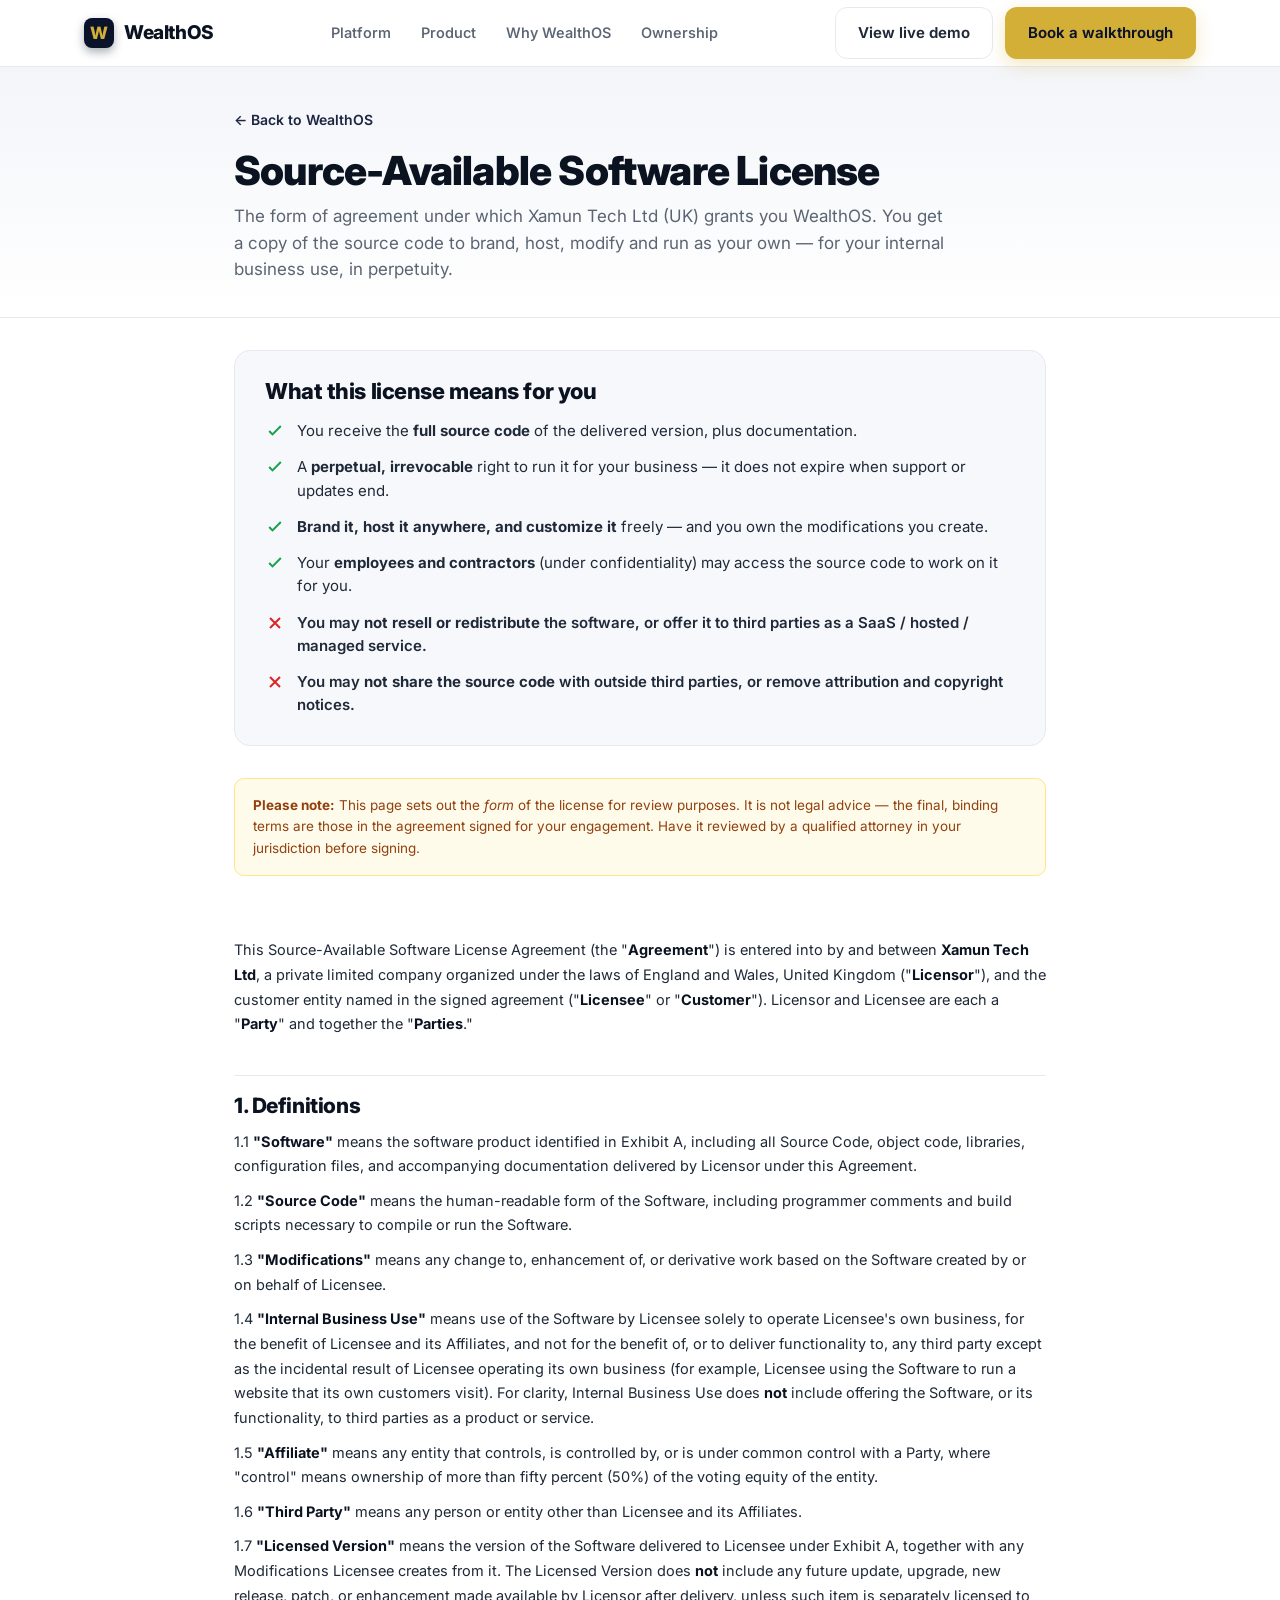
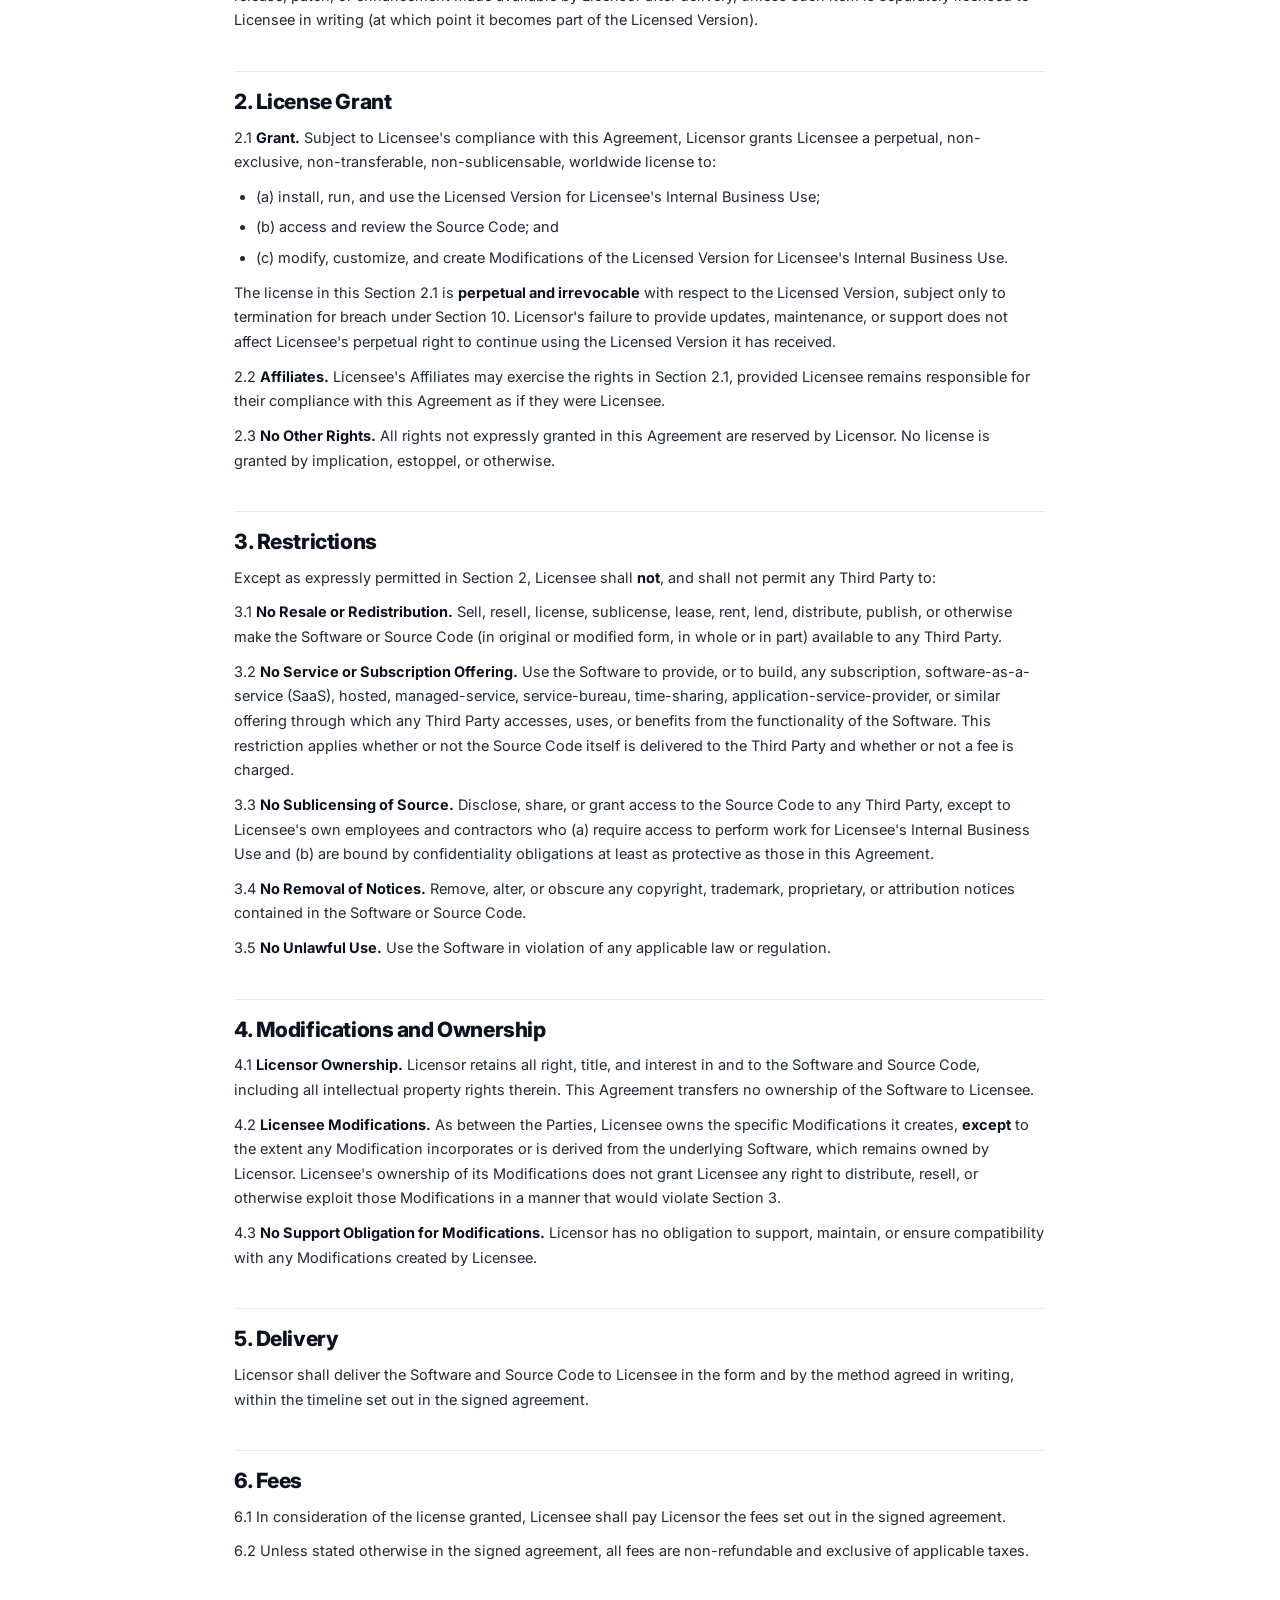
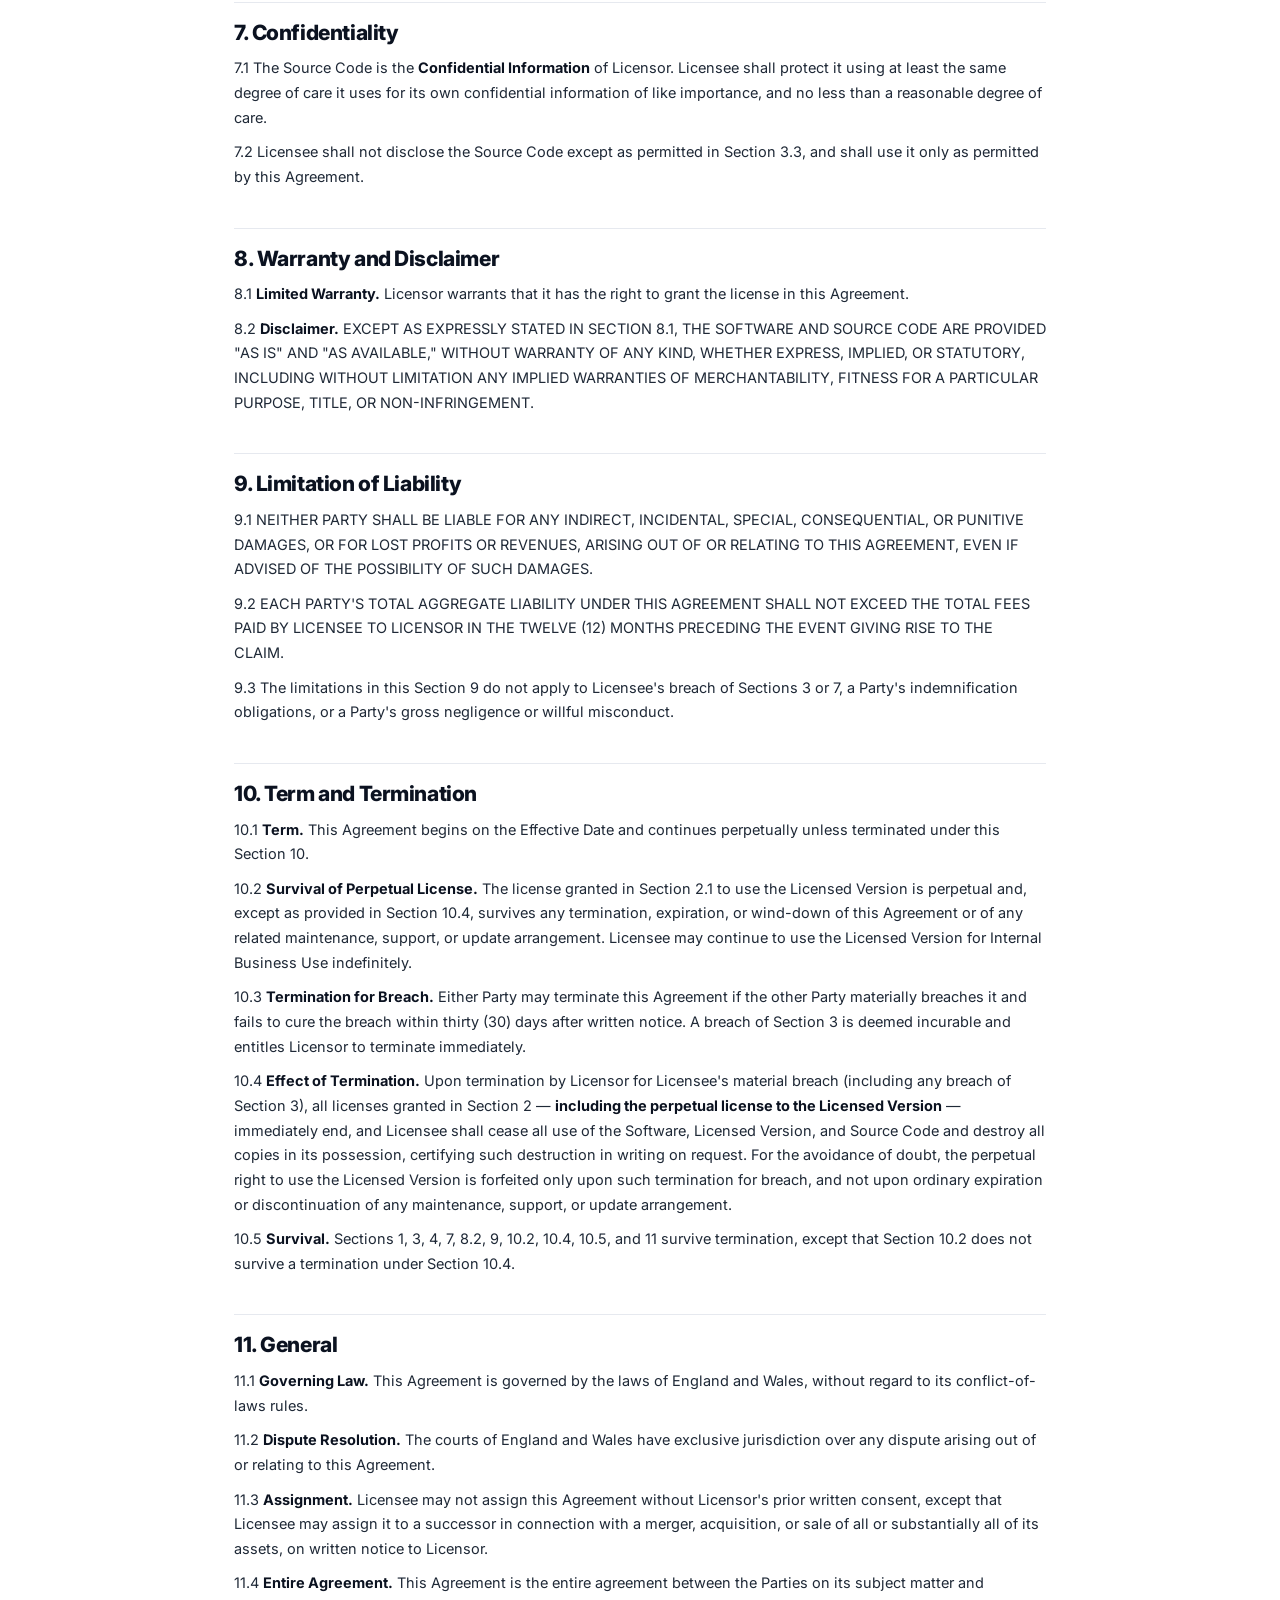
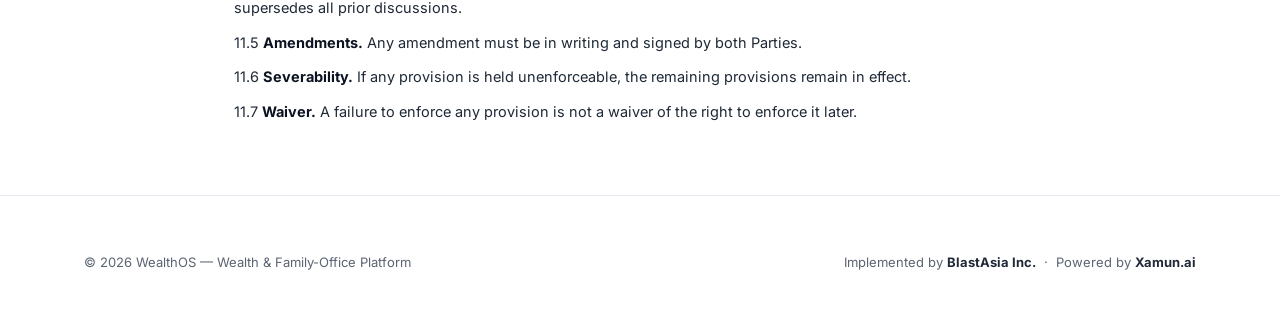
<file: license.html>
<!DOCTYPE html>
<html lang="en">
<head>
<meta charset="UTF-8" />
<meta name="viewport" content="width=device-width, initial-scale=1.0" />
<title>License — WealthOS Source-Available Software License</title>
<meta name="description" content="The WealthOS source-available software license: you receive the source code for your internal business use, with the right to brand, host, modify and run it in perpetuity." />
<meta name="robots" content="noindex" />
<link rel="preconnect" href="https://fonts.googleapis.com" />
<link rel="preconnect" href="https://fonts.gstatic.com" crossorigin />
<link href="https://fonts.googleapis.com/css2?family=Inter:wght@400;500;550;600;650;700;800;850&display=swap" rel="stylesheet" />
<link rel="stylesheet" href="styles.css" />
</head>
<body>

<!-- ============ NAV ============ -->
<header class="nav">
  <div class="wrap nav-inner">
    <a class="brand" href="index.html"><span class="logo">W</span> WealthOS</a>
    <nav class="nav-links">
      <a href="index.html#features">Platform</a>
      <a href="index.html#showcase">Product</a>
      <a href="index.html#compare">Why WealthOS</a>
      <a href="index.html#ownership">Ownership</a>
    </nav>
    <div class="nav-cta">
      <a class="btn btn-ghost" href="https://wealthos.xamun.ai" target="_blank" rel="noopener">View live demo</a>
      <a class="btn btn-primary" href="index.html#cta">Book a walkthrough</a>
    </div>
  </div>
</header>

<!-- ============ HEADER ============ -->
<div class="legal-head">
  <div class="legal-wrap">
    <a class="legal-back" href="index.html#ownership">← Back to WealthOS</a>
    <h1>Source-Available Software License</h1>
    <p>The form of agreement under which Xamun Tech Ltd (UK) grants you WealthOS. You get a copy of the source code to brand, host, modify and run as your own — for your internal business use, in perpetuity.</p>
  </div>
</div>

<div class="legal-wrap">

  <!-- Plain-English summary -->
  <div class="summary-card">
    <h2>What this license means for you</h2>
    <ul>
      <li><svg viewBox="0 0 24 24" fill="none" stroke="currentColor" stroke-width="2.4"><path d="M5 12l4 4L19 6"/></svg> <span>You receive the <strong>full source code</strong> of the delivered version, plus documentation.</span></li>
      <li><svg viewBox="0 0 24 24" fill="none" stroke="currentColor" stroke-width="2.4"><path d="M5 12l4 4L19 6"/></svg> <span>A <strong>perpetual, irrevocable</strong> right to run it for your business — it does not expire when support or updates end.</span></li>
      <li><svg viewBox="0 0 24 24" fill="none" stroke="currentColor" stroke-width="2.4"><path d="M5 12l4 4L19 6"/></svg> <span><strong>Brand it, host it anywhere, and customize it</strong> freely — and you own the modifications you create.</span></li>
      <li><svg viewBox="0 0 24 24" fill="none" stroke="currentColor" stroke-width="2.4"><path d="M5 12l4 4L19 6"/></svg> <span>Your <strong>employees and contractors</strong> (under confidentiality) may access the source code to work on it for you.</span></li>
      <li class="no"><svg viewBox="0 0 24 24" fill="none" stroke="currentColor" stroke-width="2.4"><path d="M6 6l12 12M18 6L6 18"/></svg> <span>You may <strong>not resell or redistribute</strong> the software, or offer it to third parties as a SaaS / hosted / managed service.</span></li>
      <li class="no"><svg viewBox="0 0 24 24" fill="none" stroke="currentColor" stroke-width="2.4"><path d="M6 6l12 12M18 6L6 18"/></svg> <span>You may <strong>not share the source code</strong> with outside third parties, or remove attribution and copyright notices.</span></li>
    </ul>
  </div>

  <div class="legal-note">
    <strong>Please note:</strong> This page sets out the <em>form</em> of the license for review purposes. It is not legal advice — the final, binding terms are those in the agreement signed for your engagement. Have it reviewed by a qualified attorney in your jurisdiction before signing.
  </div>

  <!-- Full agreement -->
  <div class="legal-body">
    <p>This Source-Available Software License Agreement (the "<strong>Agreement</strong>") is entered into by and between <strong>Xamun Tech Ltd</strong>, a private limited company organized under the laws of England and Wales, United Kingdom ("<strong>Licensor</strong>"), and the customer entity named in the signed agreement ("<strong>Licensee</strong>" or "<strong>Customer</strong>"). Licensor and Licensee are each a "<strong>Party</strong>" and together the "<strong>Parties</strong>."</p>

    <h2>1. Definitions</h2>
    <p>1.1 <strong>"Software"</strong> means the software product identified in Exhibit A, including all Source Code, object code, libraries, configuration files, and accompanying documentation delivered by Licensor under this Agreement.</p>
    <p>1.2 <strong>"Source Code"</strong> means the human-readable form of the Software, including programmer comments and build scripts necessary to compile or run the Software.</p>
    <p>1.3 <strong>"Modifications"</strong> means any change to, enhancement of, or derivative work based on the Software created by or on behalf of Licensee.</p>
    <p>1.4 <strong>"Internal Business Use"</strong> means use of the Software by Licensee solely to operate Licensee's own business, for the benefit of Licensee and its Affiliates, and not for the benefit of, or to deliver functionality to, any third party except as the incidental result of Licensee operating its own business (for example, Licensee using the Software to run a website that its own customers visit). For clarity, Internal Business Use does <strong>not</strong> include offering the Software, or its functionality, to third parties as a product or service.</p>
    <p>1.5 <strong>"Affiliate"</strong> means any entity that controls, is controlled by, or is under common control with a Party, where "control" means ownership of more than fifty percent (50%) of the voting equity of the entity.</p>
    <p>1.6 <strong>"Third Party"</strong> means any person or entity other than Licensee and its Affiliates.</p>
    <p>1.7 <strong>"Licensed Version"</strong> means the version of the Software delivered to Licensee under Exhibit A, together with any Modifications Licensee creates from it. The Licensed Version does <strong>not</strong> include any future update, upgrade, new release, patch, or enhancement made available by Licensor after delivery, unless such item is separately licensed to Licensee in writing (at which point it becomes part of the Licensed Version).</p>

    <h2>2. License Grant</h2>
    <p>2.1 <strong>Grant.</strong> Subject to Licensee's compliance with this Agreement, Licensor grants Licensee a perpetual, non-exclusive, non-transferable, non-sublicensable, worldwide license to:</p>
    <ul>
      <li>(a) install, run, and use the Licensed Version for Licensee's Internal Business Use;</li>
      <li>(b) access and review the Source Code; and</li>
      <li>(c) modify, customize, and create Modifications of the Licensed Version for Licensee's Internal Business Use.</li>
    </ul>
    <p>The license in this Section 2.1 is <strong>perpetual and irrevocable</strong> with respect to the Licensed Version, subject only to termination for breach under Section 10. Licensor's failure to provide updates, maintenance, or support does not affect Licensee's perpetual right to continue using the Licensed Version it has received.</p>
    <p>2.2 <strong>Affiliates.</strong> Licensee's Affiliates may exercise the rights in Section 2.1, provided Licensee remains responsible for their compliance with this Agreement as if they were Licensee.</p>
    <p>2.3 <strong>No Other Rights.</strong> All rights not expressly granted in this Agreement are reserved by Licensor. No license is granted by implication, estoppel, or otherwise.</p>

    <h2>3. Restrictions</h2>
    <p>Except as expressly permitted in Section 2, Licensee shall <strong>not</strong>, and shall not permit any Third Party to:</p>
    <p>3.1 <strong>No Resale or Redistribution.</strong> Sell, resell, license, sublicense, lease, rent, lend, distribute, publish, or otherwise make the Software or Source Code (in original or modified form, in whole or in part) available to any Third Party.</p>
    <p>3.2 <strong>No Service or Subscription Offering.</strong> Use the Software to provide, or to build, any subscription, software-as-a-service (SaaS), hosted, managed-service, service-bureau, time-sharing, application-service-provider, or similar offering through which any Third Party accesses, uses, or benefits from the functionality of the Software. This restriction applies whether or not the Source Code itself is delivered to the Third Party and whether or not a fee is charged.</p>
    <p>3.3 <strong>No Sublicensing of Source.</strong> Disclose, share, or grant access to the Source Code to any Third Party, except to Licensee's own employees and contractors who (a) require access to perform work for Licensee's Internal Business Use and (b) are bound by confidentiality obligations at least as protective as those in this Agreement.</p>
    <p>3.4 <strong>No Removal of Notices.</strong> Remove, alter, or obscure any copyright, trademark, proprietary, or attribution notices contained in the Software or Source Code.</p>
    <p>3.5 <strong>No Unlawful Use.</strong> Use the Software in violation of any applicable law or regulation.</p>

    <h2>4. Modifications and Ownership</h2>
    <p>4.1 <strong>Licensor Ownership.</strong> Licensor retains all right, title, and interest in and to the Software and Source Code, including all intellectual property rights therein. This Agreement transfers no ownership of the Software to Licensee.</p>
    <p>4.2 <strong>Licensee Modifications.</strong> As between the Parties, Licensee owns the specific Modifications it creates, <strong>except</strong> to the extent any Modification incorporates or is derived from the underlying Software, which remains owned by Licensor. Licensee's ownership of its Modifications does not grant Licensee any right to distribute, resell, or otherwise exploit those Modifications in a manner that would violate Section 3.</p>
    <p>4.3 <strong>No Support Obligation for Modifications.</strong> Licensor has no obligation to support, maintain, or ensure compatibility with any Modifications created by Licensee.</p>

    <h2>5. Delivery</h2>
    <p>Licensor shall deliver the Software and Source Code to Licensee in the form and by the method agreed in writing, within the timeline set out in the signed agreement.</p>

    <h2>6. Fees</h2>
    <p>6.1 In consideration of the license granted, Licensee shall pay Licensor the fees set out in the signed agreement.</p>
    <p>6.2 Unless stated otherwise in the signed agreement, all fees are non-refundable and exclusive of applicable taxes.</p>

    <h2>7. Confidentiality</h2>
    <p>7.1 The Source Code is the <strong>Confidential Information</strong> of Licensor. Licensee shall protect it using at least the same degree of care it uses for its own confidential information of like importance, and no less than a reasonable degree of care.</p>
    <p>7.2 Licensee shall not disclose the Source Code except as permitted in Section 3.3, and shall use it only as permitted by this Agreement.</p>

    <h2>8. Warranty and Disclaimer</h2>
    <p>8.1 <strong>Limited Warranty.</strong> Licensor warrants that it has the right to grant the license in this Agreement.</p>
    <p>8.2 <strong>Disclaimer.</strong> EXCEPT AS EXPRESSLY STATED IN SECTION 8.1, THE SOFTWARE AND SOURCE CODE ARE PROVIDED "AS IS" AND "AS AVAILABLE," WITHOUT WARRANTY OF ANY KIND, WHETHER EXPRESS, IMPLIED, OR STATUTORY, INCLUDING WITHOUT LIMITATION ANY IMPLIED WARRANTIES OF MERCHANTABILITY, FITNESS FOR A PARTICULAR PURPOSE, TITLE, OR NON-INFRINGEMENT.</p>

    <h2>9. Limitation of Liability</h2>
    <p>9.1 NEITHER PARTY SHALL BE LIABLE FOR ANY INDIRECT, INCIDENTAL, SPECIAL, CONSEQUENTIAL, OR PUNITIVE DAMAGES, OR FOR LOST PROFITS OR REVENUES, ARISING OUT OF OR RELATING TO THIS AGREEMENT, EVEN IF ADVISED OF THE POSSIBILITY OF SUCH DAMAGES.</p>
    <p>9.2 EACH PARTY'S TOTAL AGGREGATE LIABILITY UNDER THIS AGREEMENT SHALL NOT EXCEED THE TOTAL FEES PAID BY LICENSEE TO LICENSOR IN THE TWELVE (12) MONTHS PRECEDING THE EVENT GIVING RISE TO THE CLAIM.</p>
    <p>9.3 The limitations in this Section 9 do not apply to Licensee's breach of Sections 3 or 7, a Party's indemnification obligations, or a Party's gross negligence or willful misconduct.</p>

    <h2>10. Term and Termination</h2>
    <p>10.1 <strong>Term.</strong> This Agreement begins on the Effective Date and continues perpetually unless terminated under this Section 10.</p>
    <p>10.2 <strong>Survival of Perpetual License.</strong> The license granted in Section 2.1 to use the Licensed Version is perpetual and, except as provided in Section 10.4, survives any termination, expiration, or wind-down of this Agreement or of any related maintenance, support, or update arrangement. Licensee may continue to use the Licensed Version for Internal Business Use indefinitely.</p>
    <p>10.3 <strong>Termination for Breach.</strong> Either Party may terminate this Agreement if the other Party materially breaches it and fails to cure the breach within thirty (30) days after written notice. A breach of Section 3 is deemed incurable and entitles Licensor to terminate immediately.</p>
    <p>10.4 <strong>Effect of Termination.</strong> Upon termination by Licensor for Licensee's material breach (including any breach of Section 3), all licenses granted in Section 2 — <strong>including the perpetual license to the Licensed Version</strong> — immediately end, and Licensee shall cease all use of the Software, Licensed Version, and Source Code and destroy all copies in its possession, certifying such destruction in writing on request. For the avoidance of doubt, the perpetual right to use the Licensed Version is forfeited only upon such termination for breach, and not upon ordinary expiration or discontinuation of any maintenance, support, or update arrangement.</p>
    <p>10.5 <strong>Survival.</strong> Sections 1, 3, 4, 7, 8.2, 9, 10.2, 10.4, 10.5, and 11 survive termination, except that Section 10.2 does not survive a termination under Section 10.4.</p>

    <h2>11. General</h2>
    <p>11.1 <strong>Governing Law.</strong> This Agreement is governed by the laws of England and Wales, without regard to its conflict-of-laws rules.</p>
    <p>11.2 <strong>Dispute Resolution.</strong> The courts of England and Wales have exclusive jurisdiction over any dispute arising out of or relating to this Agreement.</p>
    <p>11.3 <strong>Assignment.</strong> Licensee may not assign this Agreement without Licensor's prior written consent, except that Licensee may assign it to a successor in connection with a merger, acquisition, or sale of all or substantially all of its assets, on written notice to Licensor.</p>
    <p>11.4 <strong>Entire Agreement.</strong> This Agreement is the entire agreement between the Parties on its subject matter and supersedes all prior discussions.</p>
    <p>11.5 <strong>Amendments.</strong> Any amendment must be in writing and signed by both Parties.</p>
    <p>11.6 <strong>Severability.</strong> If any provision is held unenforceable, the remaining provisions remain in effect.</p>
    <p>11.7 <strong>Waiver.</strong> A failure to enforce any provision is not a waiver of the right to enforce it later.</p>

  </div>
</div>

<!-- ============ FOOTER ============ -->
<footer>
  <div class="wrap">
    <div class="foot-bottom" style="margin-top:0;border-top:none;padding-top:0">
      <span>© 2026 WealthOS — Wealth &amp; Family-Office Platform</span>
      <span class="foot-credits">Implemented by <strong>BlastAsia Inc.</strong> &nbsp;·&nbsp; Powered by <strong>Xamun.ai</strong></span>
    </div>
  </div>
</footer>

</body>
</html>
</file>
<file: styles.css>
/* ============================================================
   WealthOS — Marketing micro-site stylesheet
   Brand: #0b132b / #1c2541 navy + #d4af37 gold · Inter · mobile-first
   Palette aligned to wealthos.xamun.ai. Zero-dependency CSS.
   ============================================================ */

:root {
  --brand: #1c2541;
  --brand-light: #2d3a5e;
  --brand-dark: #0b132b;
  --brand-50: #f3f5f9;
  --brand-100: #dfe4ee;
  --gold: #d4af37;
  --gold-dark: #c29d2b;
  --gold-50: #faf4e2;
  --ink: #0b1220;
  --ink-2: #1f2937;
  --muted: #5b6472;
  --muted-2: #8a93a3;
  --line: #e6e9ef;
  --bg: #ffffff;
  --bg-soft: #f6f8fc;
  --green: #16a34a;
  --green-50: #ecfdf3;
  --amber: #d97706;
  --red: #dc2626;
  --radius: 16px;
  --radius-sm: 10px;
  --shadow-sm: 0 1px 2px rgba(16, 24, 40, .06), 0 1px 3px rgba(16, 24, 40, .08);
  --shadow-md: 0 8px 24px rgba(16, 24, 40, .08);
  --shadow-lg: 0 24px 60px -12px rgba(11, 19, 43, .26);
  --maxw: 1160px;
}

* { box-sizing: border-box; }

html { scroll-behavior: smooth; -webkit-text-size-adjust: 100%; }

body {
  margin: 0;
  font-family: 'Inter', ui-sans-serif, system-ui, -apple-system, sans-serif;
  color: var(--ink);
  background: var(--bg);
  line-height: 1.55;
  -webkit-font-smoothing: antialiased;
  -moz-osx-font-smoothing: grayscale;
}

img { max-width: 100%; display: block; }
a { color: inherit; text-decoration: none; }

.wrap { max-width: var(--maxw); margin: 0 auto; padding: 0 24px; }

.eyebrow {
  font-size: 12.5px;
  font-weight: 700;
  letter-spacing: .14em;
  text-transform: uppercase;
  color: var(--gold-dark);
}

h1, h2, h3 { line-height: 1.12; letter-spacing: -.02em; margin: 0; color: var(--ink); }
h2 { font-size: clamp(28px, 4vw, 42px); font-weight: 800; }
h3 { font-size: 20px; font-weight: 700; }
p { margin: 0; }

.section { padding: 92px 0; }
.section-head { max-width: 720px; margin: 0 0 52px; }
.section-head.center { margin-left: auto; margin-right: auto; text-align: center; }
.section-head h2 { margin: 14px 0 16px; }
.section-head p { color: var(--muted); font-size: 18px; }

/* ---------- Buttons ---------- */
.btn {
  display: inline-flex; align-items: center; gap: 8px;
  font-weight: 650; font-size: 15px;
  padding: 13px 22px; border-radius: 12px;
  cursor: pointer; border: 1px solid transparent;
  transition: transform .15s ease, box-shadow .2s ease, background .2s ease;
  white-space: nowrap;
}
.btn-primary { background: var(--gold); color: var(--brand-dark); box-shadow: 0 6px 18px rgba(212,175,55,.30); }
.btn-primary:hover { background: var(--gold-dark); transform: translateY(-1px); box-shadow: 0 10px 24px rgba(212,175,55,.38); }
.btn-ghost { background: #fff; color: var(--ink-2); border-color: var(--line); }
.btn-ghost:hover { border-color: var(--brand); color: var(--brand); }
.btn-light { background: rgba(255,255,255,.12); color: #fff; border-color: rgba(255,255,255,.28); }
.btn-light:hover { background: rgba(255,255,255,.2); }
.btn-white { background: var(--gold); color: var(--brand-dark); }
.btn-white:hover { transform: translateY(-1px); box-shadow: 0 10px 24px rgba(0,0,0,.18); }

/* ---------- Nav ---------- */
.nav {
  position: sticky; top: 0; z-index: 50;
  background: rgba(255,255,255,.82);
  backdrop-filter: saturate(180%) blur(12px);
  border-bottom: 1px solid var(--line);
}
.nav-inner { display: flex; align-items: center; justify-content: space-between; height: 66px; }
.brand { display: flex; align-items: center; gap: 10px; font-weight: 800; font-size: 19px; letter-spacing: -.02em; }
.brand .logo {
  width: 30px; height: 30px; border-radius: 8px;
  background: var(--brand-dark); color: var(--gold);
  display: grid; place-items: center; font-weight: 800; font-size: 17px;
  box-shadow: 0 4px 10px rgba(11,19,43,.35);
}
.nav-links { display: flex; align-items: center; gap: 30px; }
.nav-links a { color: var(--muted); font-size: 14.5px; font-weight: 550; }
.nav-links a:hover { color: var(--ink); }
.nav-cta { display: flex; align-items: center; gap: 12px; }
.nav-toggle { display: none; }

/* ---------- Hero ---------- */
.hero { position: relative; overflow: hidden; padding: 70px 0 40px; background: linear-gradient(180deg, var(--brand-50) 0%, #fff 62%); }
.hero::before {
  content: ""; position: absolute; top: -180px; right: -140px; width: 520px; height: 520px;
  background: radial-gradient(circle, rgba(212,175,55,.18), transparent 62%); pointer-events: none;
}
.hero-grid { display: grid; grid-template-columns: 1.04fr .96fr; gap: 56px; align-items: center; }
.hero h1 { font-size: clamp(36px, 5.2vw, 58px); font-weight: 850; margin: 18px 0 0; }
.hero h1 .grad {
  background: linear-gradient(120deg, var(--gold-dark), var(--gold));
  -webkit-background-clip: text; background-clip: text; color: transparent;
}
.hero-sub { font-size: 19px; color: var(--muted); margin: 22px 0 30px; max-width: 540px; }
.hero-cta { display: flex; gap: 14px; flex-wrap: wrap; align-items: center; }
.hero-note { margin-top: 18px; font-size: 13.5px; color: var(--muted-2); display: flex; align-items: center; gap: 8px; }
.hero-note .dot { width: 7px; height: 7px; border-radius: 50%; background: var(--green); box-shadow: 0 0 0 3px rgba(22,163,74,.18); }

.hero-shot { position: relative; }
.hero-shot img {
  border-radius: 14px; border: 1px solid var(--line);
  box-shadow: var(--shadow-lg);
}
.hero-shot .float {
  position: absolute; background: #fff; border: 1px solid var(--line);
  border-radius: 12px; box-shadow: var(--shadow-md); padding: 12px 14px;
  display: flex; align-items: center; gap: 10px; font-size: 13px; font-weight: 600;
}
.hero-shot .float .ic { width: 30px; height: 30px; border-radius: 8px; display: grid; place-items: center; font-size: 15px; }
.float.f1 { left: -26px; top: 34px; }
.float.f2 { right: -22px; bottom: 30px; }
.float .sub { color: var(--muted-2); font-weight: 500; font-size: 11.5px; }

/* ---------- Trust strip ---------- */
.trust { border-top: 1px solid var(--line); border-bottom: 1px solid var(--line); background: #fff; }
.trust-inner { padding: 22px 0; display: flex; align-items: center; gap: 14px 30px; flex-wrap: wrap; justify-content: center; }
.trust-label { font-size: 12px; font-weight: 700; letter-spacing: .1em; text-transform: uppercase; color: var(--muted-2); }
.trust-chip {
  display: inline-flex; align-items: center; gap: 7px; font-size: 13.5px; font-weight: 650; color: var(--ink-2);
  padding: 6px 12px; border-radius: 999px; background: var(--bg-soft); border: 1px solid var(--line);
}
.trust-chip svg { width: 15px; height: 15px; color: var(--brand); }

/* ---------- Positioning / stats ---------- */
.bg-soft { background: var(--bg-soft); }
.stats { display: grid; grid-template-columns: repeat(4, 1fr); gap: 24px; margin-top: 14px; }
.stat { background: #fff; border: 1px solid var(--line); border-radius: var(--radius); padding: 26px 24px; box-shadow: var(--shadow-sm); }
.stat .n { font-size: 34px; font-weight: 850; letter-spacing: -.03em; color: var(--brand); }
.stat .l { color: var(--muted); font-size: 14.5px; margin-top: 4px; }

/* ---------- Feature grid ---------- */
.features { display: grid; grid-template-columns: repeat(3, 1fr); gap: 22px; }
.feature {
  background: #fff; border: 1px solid var(--line); border-radius: var(--radius);
  padding: 28px 26px; box-shadow: var(--shadow-sm);
  transition: transform .18s ease, box-shadow .2s ease, border-color .2s ease;
}
.feature:hover { transform: translateY(-3px); box-shadow: var(--shadow-md); border-color: var(--brand-100); }
.feature .ic {
  width: 46px; height: 46px; border-radius: 12px; display: grid; place-items: center;
  background: var(--brand-50); color: var(--brand); margin-bottom: 16px;
}
.feature .ic svg { width: 23px; height: 23px; }
.feature h3 { margin-bottom: 8px; }
.feature p { color: var(--muted); font-size: 14.5px; }

/* ---------- Showcase (alternating) ---------- */
.showcase { display: grid; grid-template-columns: 1fr 1fr; gap: 56px; align-items: center; margin-top: 84px; }
.showcase:first-of-type { margin-top: 0; }
.showcase.reverse .sc-text { order: 2; }
.sc-text .eyebrow { margin-bottom: 12px; display: block; }
.sc-text h3 { font-size: 27px; margin-bottom: 14px; letter-spacing: -.02em; }
.sc-text p { color: var(--muted); font-size: 16px; margin-bottom: 18px; }
.sc-list { list-style: none; padding: 0; margin: 0; display: grid; gap: 11px; }
.sc-list li { display: flex; gap: 11px; align-items: flex-start; font-size: 14.5px; color: var(--ink-2); }
.sc-list li svg { flex: none; width: 19px; height: 19px; color: var(--green); margin-top: 1px; }
.sc-shot img { border-radius: 14px; border: 1px solid var(--line); box-shadow: var(--shadow-md); }
.sc-shot.phone { display: flex; justify-content: center; }
.sc-shot.phone img { max-width: 290px; border-radius: 26px; padding: 8px; background: #0b1220; }
.shot-placeholder { aspect-ratio: 16/9; background: var(--bg-soft); border: 2px dashed var(--line); border-radius: 14px; display: flex; align-items: center; justify-content: center; color: var(--muted-2); font-size: 13px; font-style: italic; }

/* Demo videos — thumbnail cards */
.demo-grid { display: grid; grid-template-columns: 1fr 1fr; gap: 32px; margin-top: 48px; }
@media (max-width: 680px) { .demo-grid { grid-template-columns: 1fr; } }
.demo-card { display: flex; flex-direction: column; gap: 16px; }
.demo-card .demo-label { font-size: 11px; font-weight: 700; letter-spacing: .08em; text-transform: uppercase; color: var(--brand); }
.demo-card h3 { font-size: 18px; font-weight: 700; color: var(--ink); line-height: 1.3; margin: 0; }
.demo-card p { font-size: 14px; color: var(--muted); line-height: 1.6; margin: 0; }

.demo-thumb { position: relative; display: block; width: 100%; border: 0; padding: 0; background: #000; border-radius: var(--radius); overflow: hidden; cursor: pointer; box-shadow: var(--shadow-md); transition: transform .2s, box-shadow .2s; aspect-ratio: 16/9; }
.demo-thumb:hover { transform: translateY(-3px); box-shadow: var(--shadow-lg); }
.demo-thumb img { width: 100%; height: 100%; object-fit: cover; display: block; transition: opacity .2s; }
.demo-thumb:hover img { opacity: .85; }
.demo-play { position: absolute; inset: 0; display: flex; align-items: center; justify-content: center; }
.demo-play svg { width: 72px; height: 72px; filter: drop-shadow(0 2px 8px rgba(0,0,0,.4)); transition: transform .2s; }
.demo-thumb:hover .demo-play svg { transform: scale(1.1); }
.demo-duration { position: absolute; bottom: 10px; right: 12px; background: rgba(0,0,0,.75); color: #fff; font-size: 12px; font-weight: 600; padding: 2px 7px; border-radius: 4px; letter-spacing: .02em; }

/* Video modal */
.vmodal { position: fixed; inset: 0; z-index: 1000; display: flex; align-items: center; justify-content: center; padding: 16px; }
.vmodal[hidden] { display: none; }
.vmodal-backdrop { position: absolute; inset: 0; background: rgba(0,0,0,.82); cursor: pointer; }
.vmodal-box { position: relative; z-index: 1; width: 100%; max-width: 900px; border-radius: var(--radius); overflow: hidden; box-shadow: 0 32px 80px rgba(0,0,0,.6); background: #000; animation: modal-in .22s ease; }
.vmodal-box.portrait { max-width: 420px; }
@keyframes modal-in { from { opacity: 0; transform: scale(.94); } to { opacity: 1; transform: scale(1); } }
.vmodal-close { position: absolute; top: 12px; right: 14px; z-index: 2; background: rgba(0,0,0,.6); border: 0; color: #fff; font-size: 22px; line-height: 1; width: 36px; height: 36px; border-radius: 50%; cursor: pointer; display: flex; align-items: center; justify-content: center; transition: background .15s; }
.vmodal-close:hover { background: rgba(0,0,0,.9); }
.vmodal-frame { aspect-ratio: 16/9; }
.vmodal-box.portrait .vmodal-frame { aspect-ratio: 9/16; }
.vmodal-frame iframe { width: 100%; height: 100%; border: 0; display: block; }

/* ---------- Comparison table ---------- */
.compare-scroll { overflow-x: auto; border-radius: var(--radius); border: 1px solid var(--line); box-shadow: var(--shadow-sm); }
table.compare { width: 100%; border-collapse: collapse; min-width: 760px; background: #fff; font-size: 14.5px; }
table.compare th, table.compare td { padding: 16px 18px; text-align: left; border-bottom: 1px solid var(--line); }
table.compare thead th { font-size: 13px; font-weight: 700; color: var(--muted); background: var(--bg-soft); position: sticky; top: 0; }
table.compare tbody td:first-child { font-weight: 600; color: var(--ink-2); }
table.compare .col-loanos { background: linear-gradient(180deg, rgba(28,37,65,.06), rgba(28,37,65,.02)); }
table.compare thead .col-loanos { background: var(--brand); color: #fff; }
table.compare thead .col-loanos .tag { display: block; font-size: 11px; font-weight: 600; opacity: .85; letter-spacing: .04em; }
table.compare tbody tr:last-child td { border-bottom: none; }
.yes, .no, .partial { display: inline-flex; align-items: center; gap: 7px; font-weight: 600; font-size: 13.5px; }
.yes { color: var(--green); }
.no { color: var(--muted-2); }
.partial { color: var(--amber); }
.cell-icon { width: 17px; height: 17px; flex: none; }
.col-loanos .yes { color: var(--brand); }
.compare-foot { font-size: 12.5px; color: var(--muted-2); margin-top: 14px; }

/* ---------- Cost-to-value positioning ---------- */
.value-grid { display: grid; grid-template-columns: 1fr 1fr; gap: 48px; align-items: center; }
.quadrant { position: relative; aspect-ratio: 1 / .82; background: #fff; border: 1px solid var(--line); border-radius: var(--radius); box-shadow: var(--shadow-sm); padding: 22px; }
.quadrant .axis-y, .quadrant .axis-x { position: absolute; font-size: 11.5px; font-weight: 700; letter-spacing: .08em; text-transform: uppercase; color: var(--muted-2); }
.quadrant .axis-y { top: 50%; left: -8px; transform: rotate(-90deg) translateX(50%); transform-origin: left; }
.quadrant .grid-bg { position: absolute; inset: 22px; border-left: 1.5px solid var(--line); border-bottom: 1.5px solid var(--line); }
.quadrant .pt { position: absolute; transform: translate(-50%, 50%); display: flex; flex-direction: column; align-items: center; gap: 6px; }
.quadrant .pt .ball { width: 14px; height: 14px; border-radius: 50%; background: var(--muted-2); box-shadow: 0 0 0 4px rgba(0,0,0,.05); }
.quadrant .pt .lbl { font-size: 11.5px; font-weight: 650; color: var(--muted); white-space: nowrap; }
.quadrant .pt.loanos .ball { background: var(--brand); box-shadow: 0 0 0 6px rgba(28,37,65,.18); width: 18px; height: 18px; }
.quadrant .pt.loanos .lbl { color: var(--brand); font-weight: 800; font-size: 13px; }
.axis-cap { font-size: 11.5px; font-weight: 700; letter-spacing: .08em; text-transform: uppercase; color: var(--muted-2); text-align: center; margin-top: 8px; }
.value-list { display: grid; gap: 18px; }
.value-item { display: flex; gap: 14px; align-items: flex-start; }
.value-item .ic { flex: none; width: 40px; height: 40px; border-radius: 11px; background: var(--brand-50); color: var(--brand); display: grid; place-items: center; }
.value-item .ic svg { width: 21px; height: 21px; }
.value-item h3 { font-size: 17px; margin-bottom: 4px; }
.value-item p { color: var(--muted); font-size: 14.5px; }

/* ---------- Pricing ---------- */
.pricing { display: grid; grid-template-columns: repeat(3, 1fr); gap: 24px; align-items: stretch; }
.plan { background: #fff; border: 1px solid var(--line); border-radius: var(--radius); padding: 30px 28px; display: flex; flex-direction: column; box-shadow: var(--shadow-sm); }
.plan.featured { border-color: var(--brand); box-shadow: var(--shadow-lg); position: relative; }
.plan.featured .ribbon { position: absolute; top: -13px; left: 28px; background: var(--brand); color: #fff; font-size: 11.5px; font-weight: 700; letter-spacing: .06em; text-transform: uppercase; padding: 5px 12px; border-radius: 999px; }
.plan h3 { font-size: 19px; }
.plan .desc { color: var(--muted); font-size: 14px; margin: 6px 0 18px; min-height: 40px; }
.plan .price { font-size: 38px; font-weight: 850; letter-spacing: -.03em; }
.plan .price small { font-size: 15px; font-weight: 600; color: var(--muted); letter-spacing: 0; }
.plan .price-note { font-size: 13px; color: var(--muted-2); margin: 6px 0 22px; }
.plan ul { list-style: none; padding: 0; margin: 0 0 26px; display: grid; gap: 11px; }
.plan li { display: flex; gap: 10px; font-size: 14px; color: var(--ink-2); }
.plan li svg { flex: none; width: 18px; height: 18px; color: var(--green); }
.plan .btn { width: 100%; justify-content: center; margin-top: auto; }

/* ---------- Ownership model ---------- */
.own-grid { display: grid; grid-template-columns: repeat(3, 1fr); gap: 22px; }
.own-card { background: #fff; border: 1px solid var(--line); border-radius: var(--radius); padding: 28px 24px; box-shadow: var(--shadow-sm); transition: transform .18s ease, box-shadow .2s ease, border-color .2s ease; }
.own-card:hover { transform: translateY(-3px); box-shadow: var(--shadow-md); border-color: var(--brand-100); }
.own-card .ic { width: 46px; height: 46px; border-radius: 12px; display: grid; place-items: center; background: var(--brand-50); color: var(--brand); margin-bottom: 16px; }
.own-card .ic svg { width: 23px; height: 23px; }
.own-card h3 { font-size: 18px; margin-bottom: 8px; }
.own-card p { color: var(--muted); font-size: 14px; }
.own-cta {
  margin-top: 30px; display: flex; align-items: center; justify-content: space-between; gap: 24px; flex-wrap: wrap;
  background: linear-gradient(120deg, var(--brand-50), #fff); border: 1px solid var(--brand-100);
  border-radius: var(--radius); padding: 24px 28px;
}
.own-cta div { font-size: 14.5px; color: var(--ink-2); max-width: 720px; }
.own-cta strong { color: var(--ink); }
.own-cta .btn { flex: none; }

/* ---------- Builders (BlastAsia / Xamun) ---------- */
.builders { display: grid; grid-template-columns: 1fr 1fr; gap: 24px; }
.builder { background: #fff; border: 1px solid var(--line); border-radius: var(--radius); padding: 32px 30px; box-shadow: var(--shadow-sm); }
.builder-top { display: flex; align-items: center; gap: 14px; margin-bottom: 6px; }
.builder-mark { width: 48px; height: 48px; border-radius: 12px; display: grid; place-items: center; font-weight: 850; font-size: 20px; color: #fff; flex: none; letter-spacing: -.02em; }
.builder-mark.ba { background: linear-gradient(135deg, #0b1220, #1f2937); }
.builder-mark.xa { background: linear-gradient(135deg, var(--brand), var(--brand-light)); }
.builder h3 { font-size: 21px; line-height: 1.1; }
.builder-tag { font-size: 12px; font-weight: 700; letter-spacing: .08em; text-transform: uppercase; color: var(--brand); margin-top: 2px; }
.builder > p { color: var(--muted); font-size: 15px; margin: 14px 0 16px; }
.builder ul { list-style: none; padding: 0; margin: 0; display: grid; gap: 10px; }
.builder li { display: flex; gap: 11px; align-items: flex-start; font-size: 14px; color: var(--ink-2); }
.builder li svg { flex: none; width: 18px; height: 18px; color: var(--green); margin-top: 1px; }
.builder .yrs { font-size: 30px; font-weight: 850; color: var(--brand); letter-spacing: -.03em; line-height: 1; }

/* ---------- Legal / license page ---------- */
.legal-head { background: linear-gradient(180deg, var(--brand-50), #fff); border-bottom: 1px solid var(--line); padding: 40px 0 34px; }
.legal-back { font-size: 14px; color: var(--brand); font-weight: 600; display: inline-flex; align-items: center; gap: 6px; margin-bottom: 18px; }
.legal-back:hover { text-decoration: underline; }
.legal-head h1 { font-size: clamp(28px, 4vw, 40px); font-weight: 850; }
.legal-head p { color: var(--muted); font-size: 17px; margin-top: 10px; max-width: 720px; }
.legal-wrap { max-width: 860px; margin: 0 auto; padding: 0 24px; }
.legal-note { background: #fffbeb; border: 1px solid #fde68a; color: #92400e; border-radius: var(--radius-sm); padding: 16px 18px; font-size: 13.5px; margin: 32px auto; line-height: 1.6; }
.summary-card { background: var(--bg-soft); border: 1px solid var(--line); border-radius: var(--radius); padding: 28px 30px; margin: 32px auto; }
.summary-card h2 { font-size: 22px; margin-bottom: 16px; }
.summary-card ul { list-style: none; padding: 0; margin: 0; display: grid; gap: 13px; }
.summary-card li { display: flex; gap: 12px; align-items: flex-start; font-size: 15px; color: var(--ink-2); }
.summary-card li svg { flex: none; width: 20px; height: 20px; color: var(--green); margin-top: 2px; }
.summary-card li.no svg { color: var(--red); }
.legal-body { padding: 20px 0 60px; }
.legal-body h2 { font-size: 21px; margin: 38px 0 12px; padding-top: 18px; border-top: 1px solid var(--line); }
.legal-body h2:first-child { border-top: none; padding-top: 0; }
.legal-body h3 { font-size: 16px; margin: 22px 0 6px; }
.legal-body p, .legal-body li { font-size: 14.5px; color: var(--ink-2); line-height: 1.7; }
.legal-body p { margin: 10px 0; }
.legal-body ul { margin: 10px 0; padding-left: 22px; }
.legal-body li { margin: 6px 0; }
.legal-body strong { color: var(--ink); }
.legal-body code { background: var(--bg-soft); border: 1px solid var(--line); border-radius: 4px; padding: 1px 6px; font-size: 13px; color: var(--brand-dark); }
.legal-body table { width: 100%; border-collapse: collapse; margin: 16px 0; font-size: 14px; }
.legal-body table td, .legal-body table th { border: 1px solid var(--line); padding: 10px 12px; text-align: left; }

/* ---------- Audience ---------- */
.audience { display: grid; grid-template-columns: repeat(4, 1fr); gap: 20px; }
.aud { background: #fff; border: 1px solid var(--line); border-radius: var(--radius); padding: 24px; box-shadow: var(--shadow-sm); }
.aud .ic { font-size: 26px; margin-bottom: 12px; }
.aud h3 { font-size: 16px; margin-bottom: 6px; }
.aud p { color: var(--muted); font-size: 13.5px; }

/* ---------- CTA ---------- */
.cta {
  background: linear-gradient(130deg, var(--brand-dark), var(--brand) 55%, var(--brand-light));
  color: #fff; border-radius: 26px; padding: 64px 56px; text-align: center; position: relative; overflow: hidden;
}
.cta::before { content: ""; position: absolute; inset: 0; background: radial-gradient(circle at 80% 10%, rgba(255,255,255,.16), transparent 45%); }
.cta h2 { color: #fff; position: relative; }
.cta p { color: rgba(255,255,255,.86); font-size: 18px; max-width: 560px; margin: 16px auto 28px; position: relative; }
.cta .hero-cta { justify-content: center; position: relative; }

/* ---------- Footer ---------- */
footer { border-top: 1px solid var(--line); padding: 56px 0 40px; color: var(--muted); }
.foot-grid { display: grid; grid-template-columns: 1.6fr 1fr 1fr 1fr; gap: 40px; }
.foot-grid h4 { font-size: 12.5px; letter-spacing: .1em; text-transform: uppercase; color: var(--ink-2); margin: 0 0 16px; }
.foot-grid a { display: block; color: var(--muted); font-size: 14px; margin-bottom: 9px; }
.foot-grid a:hover { color: var(--brand); }
.foot-about p { font-size: 14px; max-width: 280px; margin-top: 14px; }
.foot-bottom { display: flex; justify-content: space-between; gap: 16px; flex-wrap: wrap; margin-top: 44px; padding-top: 24px; border-top: 1px solid var(--line); font-size: 13px; }
.foot-credits { color: var(--muted); }
.foot-credits strong { color: var(--ink-2); font-weight: 700; }
.foot-disclaimer { max-width: 760px; font-size: 12px; color: var(--muted-2); margin-top: 18px; line-height: 1.6; }

/* ---------- Reveal animation ---------- */
.reveal { opacity: 0; transform: translateY(18px); transition: opacity .6s ease, transform .6s ease; }
.reveal.in { opacity: 1; transform: none; }
@media (prefers-reduced-motion: reduce) {
  .reveal { opacity: 1 !important; transform: none !important; transition: none; }
  html { scroll-behavior: auto; }
}

/* ---------- Responsive ---------- */
@media (max-width: 960px) {
  .hero-grid, .showcase, .showcase.reverse .sc-text, .value-grid { grid-template-columns: 1fr; }
  .showcase.reverse .sc-text { order: 0; }
  .hero { padding-top: 48px; }
  .hero-shot { margin-top: 8px; }
  .stats { grid-template-columns: repeat(2, 1fr); }
  .features { grid-template-columns: repeat(2, 1fr); }
  .pricing { grid-template-columns: 1fr; max-width: 460px; margin: 0 auto; }
  .own-grid { grid-template-columns: repeat(2, 1fr); }
  .builders { grid-template-columns: 1fr; }
  .audience { grid-template-columns: repeat(2, 1fr); }
  .foot-grid { grid-template-columns: 1fr 1fr; }
  .value-grid { gap: 32px; }
}
@media (max-width: 640px) {
  .section { padding: 64px 0; }
  .nav-links { display: none; }
  .features, .audience, .stats, .own-grid { grid-template-columns: 1fr; }
  .own-cta { flex-direction: column; align-items: flex-start; }
  .cta { padding: 48px 26px; }
  .hero-shot .float { display: none; }
  .foot-grid { grid-template-columns: 1fr; }
}
</file>
